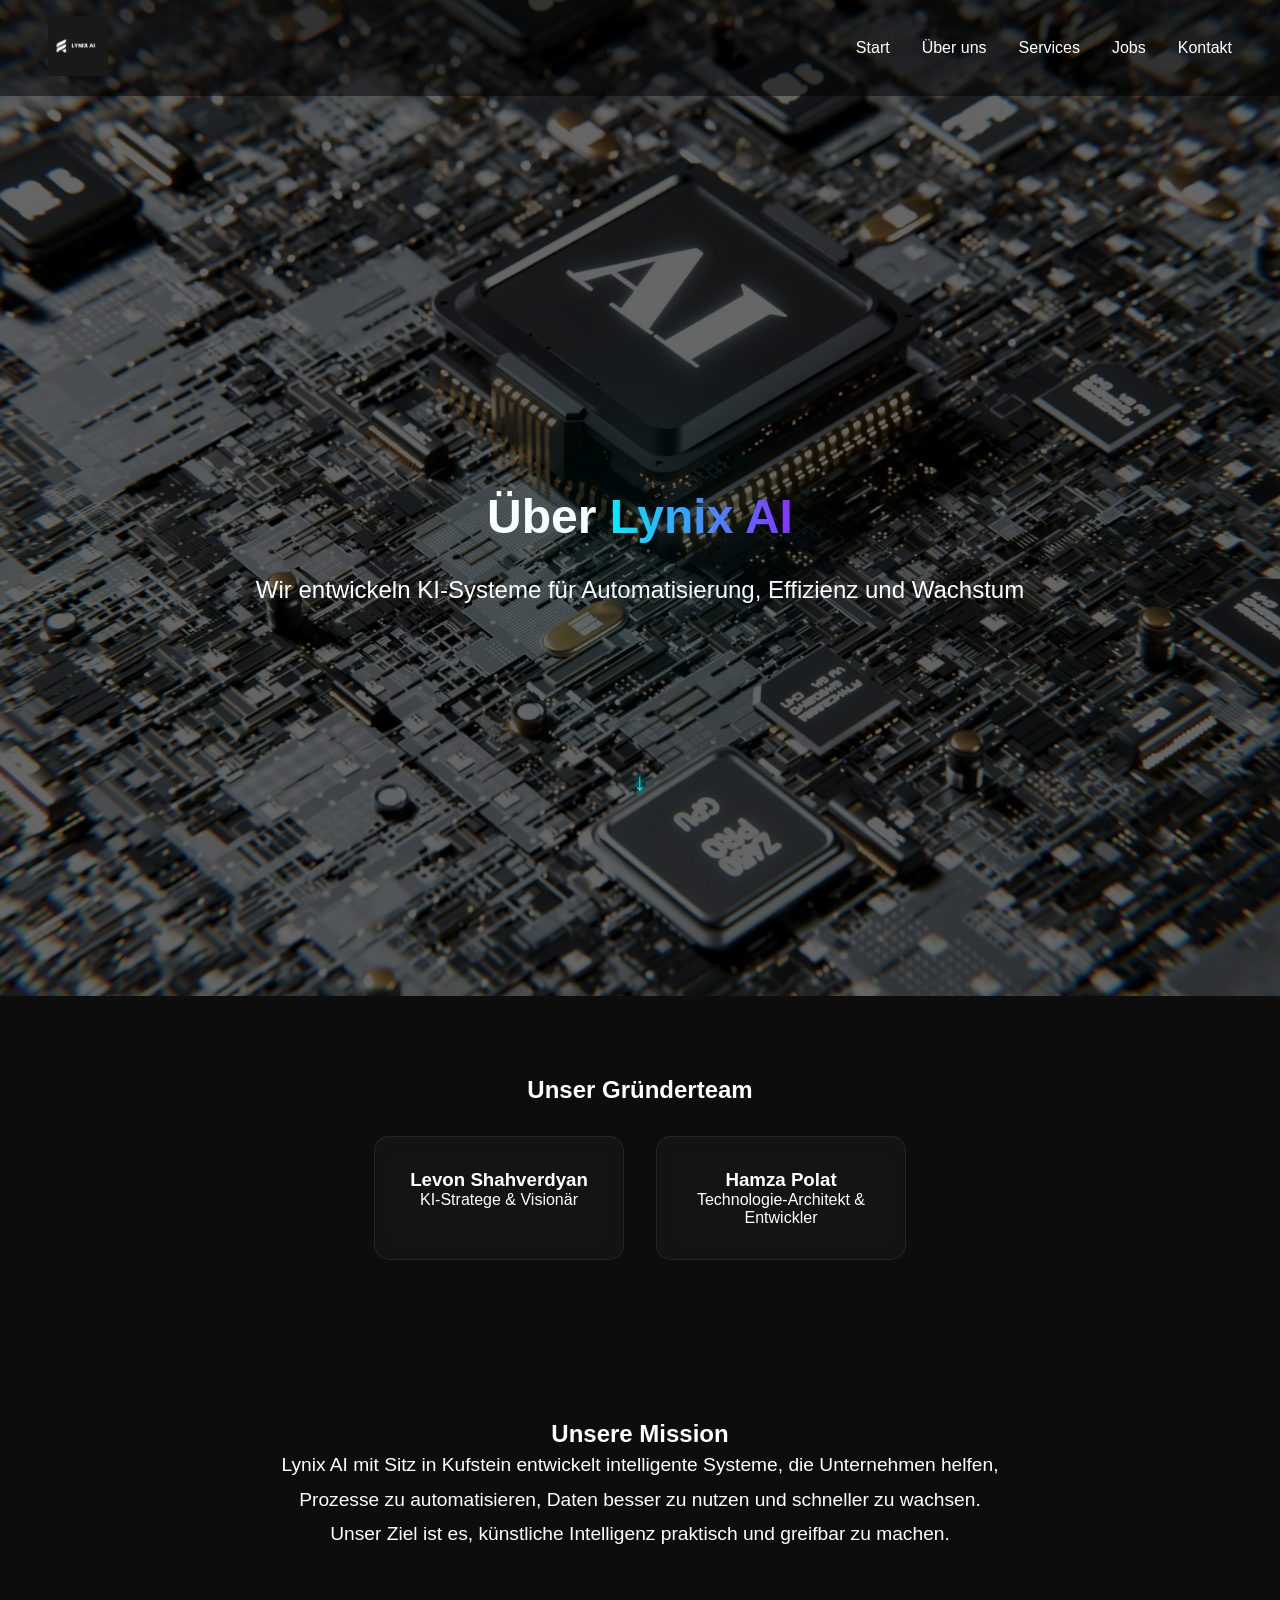
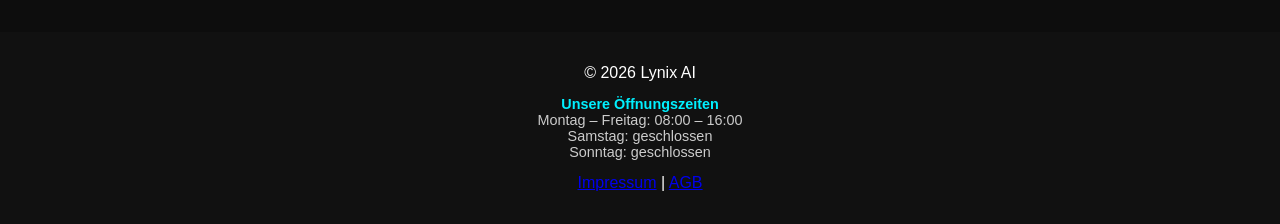
<file: about.html>
<!DOCTYPE html>
<html lang="de">
<head>
<meta charset="UTF-8">
<meta name="viewport" content="width=device-width, initial-scale=1.0">

<title>Über Lynix AI</title>

<link rel="stylesheet" href="style.css">
<link rel="icon" type="image/png" href="images/logo.png">

<!-- AOS Animation -->
<link href="https://unpkg.com/aos@2.3.4/dist/aos.css" rel="stylesheet">
</head>

<body class="page about-page">

<!-- HEADER -->
<header>

<nav>
  <div class="logo">
    <a href="index.html">
      <img src="images/logo.png" alt="Lynix AI Logo">
    </a>
  </div>

  <div class="hamburger" id="hamburger">
    <span></span><span></span><span></span>
  </div>

  <ul>
    <li><a href="index.html">Start</a></li>
    <li><a href="about.html" class="active">Über uns</a></li>
    <li><a href="services.html">Services</a></li>
    <li><a href="jobs.html">Jobs</a></li>
    <li><a href="contact.html">Kontakt</a></li>
  </ul>
</nav>

<!-- HERO -->
<div class="hero">

  <h1 data-aos="fade-up">
    Über <span class="gradient-text">Lynix AI</span>
  </h1>

  <p data-aos="fade-up" data-aos-delay="200">
    Wir entwickeln KI-Systeme für Automatisierung, Effizienz und Wachstum
  </p>

</div>

<div class="scroll-down" onclick="scrollToContent()">↓</div>

</header>

<!-- TEAM -->
<section class="team">

  <h2 data-aos="fade-up">Unser Gründerteam</h2>

  <div class="team-members">

    <div class="member card" data-aos="fade-up">
      <h3>Levon Shahverdyan</h3>
      <p>KI-Stratege & Visionär</p>
    </div>

    <div class="member card" data-aos="fade-up" data-aos-delay="200">
      <h3>Hamza Polat</h3>
      <p>Technologie-Architekt & Entwickler</p>
    </div>

  </div>

</section>

<!-- MISSION -->
<section class="mission">

  <h2 data-aos="fade-up">Unsere Mission</h2>

  <p data-aos="fade-up" data-aos-delay="200">
    Lynix AI mit Sitz in Kufstein entwickelt intelligente Systeme, die Unternehmen helfen,
    Prozesse zu automatisieren, Daten besser zu nutzen und schneller zu wachsen.
    Unser Ziel ist es, künstliche Intelligenz praktisch und greifbar zu machen.
  </p>

</section>

<!-- FOOTER -->
<footer>
  <p>&copy; 2026 Lynix AI</p>

  <div class="opening-hours">
    <p><strong>Unsere Öffnungszeiten</strong></p>
    <p>Montag – Freitag: 08:00 – 16:00</p>
    <p>Samstag: geschlossen</p>
    <p>Sonntag: geschlossen</p>
  </div>

  <p>
    <a href="impressum.html">Impressum</a> |
    <a href="agb.html">AGB</a>
  </p>
</footer>

<!-- SCRIPTS -->
<script src="script.js"></script>

<script src="https://unpkg.com/aos@2.3.4/dist/aos.js"></script>
<script>
AOS.init({
  duration: 1000,
  once: true,
  easing: "ease-out-cubic"
});
</script>

<script src="//code.tidio.co/tw6kow2mch1fa9wt641dgrq0m3jitlnj.js" async></script>

</body>
</html>
</file>
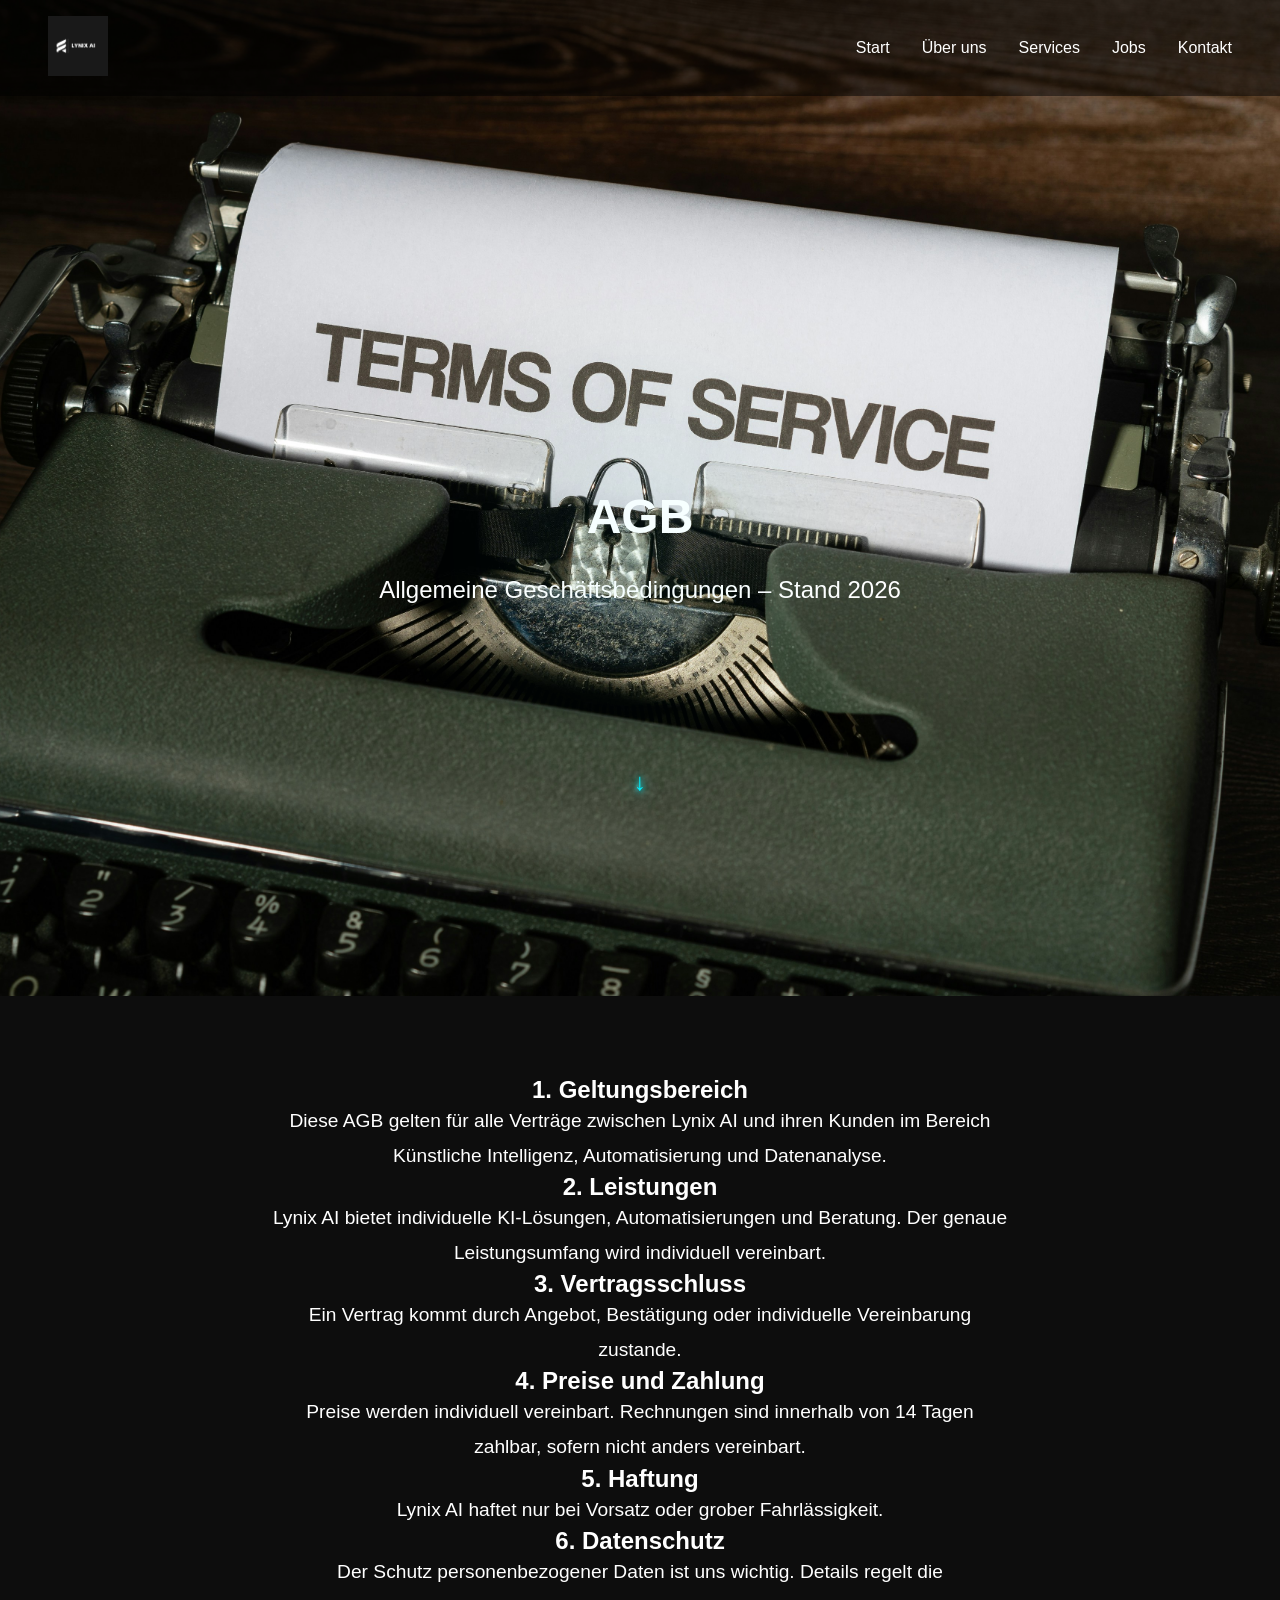
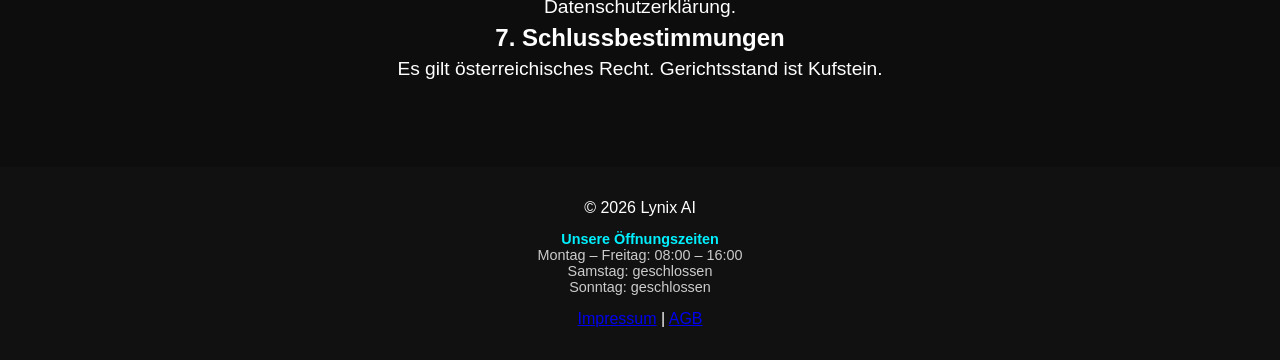
<file: agb.html>
<!DOCTYPE html>
<html lang="de">
<head>
<meta charset="UTF-8">
<meta name="viewport" content="width=device-width, initial-scale=1.0">

<title>AGB – Lynix AI</title>

<link rel="stylesheet" href="style.css">
<link rel="icon" type="image/png" href="images/logo.png">

<!-- AOS -->
<link href="https://unpkg.com/aos@2.3.4/dist/aos.css" rel="stylesheet">
</head>

<body class="agb-page">

<!-- HEADER -->
<header>

<nav>
  <a href="index.html" class="logo">
    <img src="images/logo.png" alt="Lynix AI Logo">
  </a>

  <div class="hamburger" id="hamburger">
    <span></span><span></span><span></span>
  </div>

  <ul>
    <li><a href="index.html">Start</a></li>
    <li><a href="about.html">Über uns</a></li>
    <li><a href="services.html">Services</a></li>
    <li><a href="jobs.html">Jobs</a></li>
    <li><a href="contact.html">Kontakt</a></li>
  </ul>
</nav>

<!-- HERO -->
<div class="hero">

  <h1 data-aos="fade-up">AGB</h1>

  <p data-aos="fade-up" data-aos-delay="200">
    Allgemeine Geschäftsbedingungen – Stand 2026
  </p>

</div>

<div class="scroll-down" onclick="scrollToContent()">↓</div>

</header>

<!-- CONTENT -->
<section class="mission">

  <div data-aos="fade-up">
    <h2>1. Geltungsbereich</h2>
    <p>
      Diese AGB gelten für alle Verträge zwischen Lynix AI und ihren Kunden
      im Bereich Künstliche Intelligenz, Automatisierung und Datenanalyse.
    </p>
  </div>

  <div data-aos="fade-up" data-aos-delay="150">
    <h2>2. Leistungen</h2>
    <p>
      Lynix AI bietet individuelle KI-Lösungen, Automatisierungen und Beratung.
      Der genaue Leistungsumfang wird individuell vereinbart.
    </p>
  </div>

  <div data-aos="fade-up" data-aos-delay="300">
    <h2>3. Vertragsschluss</h2>
    <p>
      Ein Vertrag kommt durch Angebot, Bestätigung oder individuelle Vereinbarung zustande.
    </p>
  </div>

  <div data-aos="fade-up" data-aos-delay="450">
    <h2>4. Preise und Zahlung</h2>
    <p>
      Preise werden individuell vereinbart. Rechnungen sind innerhalb von 14 Tagen zahlbar,
      sofern nicht anders vereinbart.
    </p>
  </div>

  <div data-aos="fade-up" data-aos-delay="600">
    <h2>5. Haftung</h2>
    <p>
      Lynix AI haftet nur bei Vorsatz oder grober Fahrlässigkeit.
    </p>
  </div>

  <div data-aos="fade-up" data-aos-delay="750">
    <h2>6. Datenschutz</h2>
    <p>
      Der Schutz personenbezogener Daten ist uns wichtig. Details regelt die Datenschutzerklärung.
    </p>
  </div>

  <div data-aos="fade-up" data-aos-delay="900">
    <h2>7. Schlussbestimmungen</h2>
    <p>
      Es gilt österreichisches Recht. Gerichtsstand ist Kufstein.
    </p>
  </div>

</section>

<!-- FOOTER -->
<footer>
  <p>&copy; 2026 Lynix AI</p>

  <div class="opening-hours">
    <p><strong>Unsere Öffnungszeiten</strong></p>
    <p>Montag – Freitag: 08:00 – 16:00</p>
    <p>Samstag: geschlossen</p>
    <p>Sonntag: geschlossen</p>
  </div>

  <p>
    <a href="impressum.html">Impressum</a> |
    <a href="agb.html">AGB</a>
  </p>
</footer>

<!-- SCRIPTS -->
<script src="script.js"></script>

<script src="https://unpkg.com/aos@2.3.4/dist/aos.js"></script>
<script>
AOS.init({
  duration: 1000,
  once: true,
  easing: "ease-out-cubic"
});
</script>

<script src="//code.tidio.co/tw6kow2mch1fa9wt641dgrq0m3jitlnj.js" async></script>

</body>
</html>
</file>
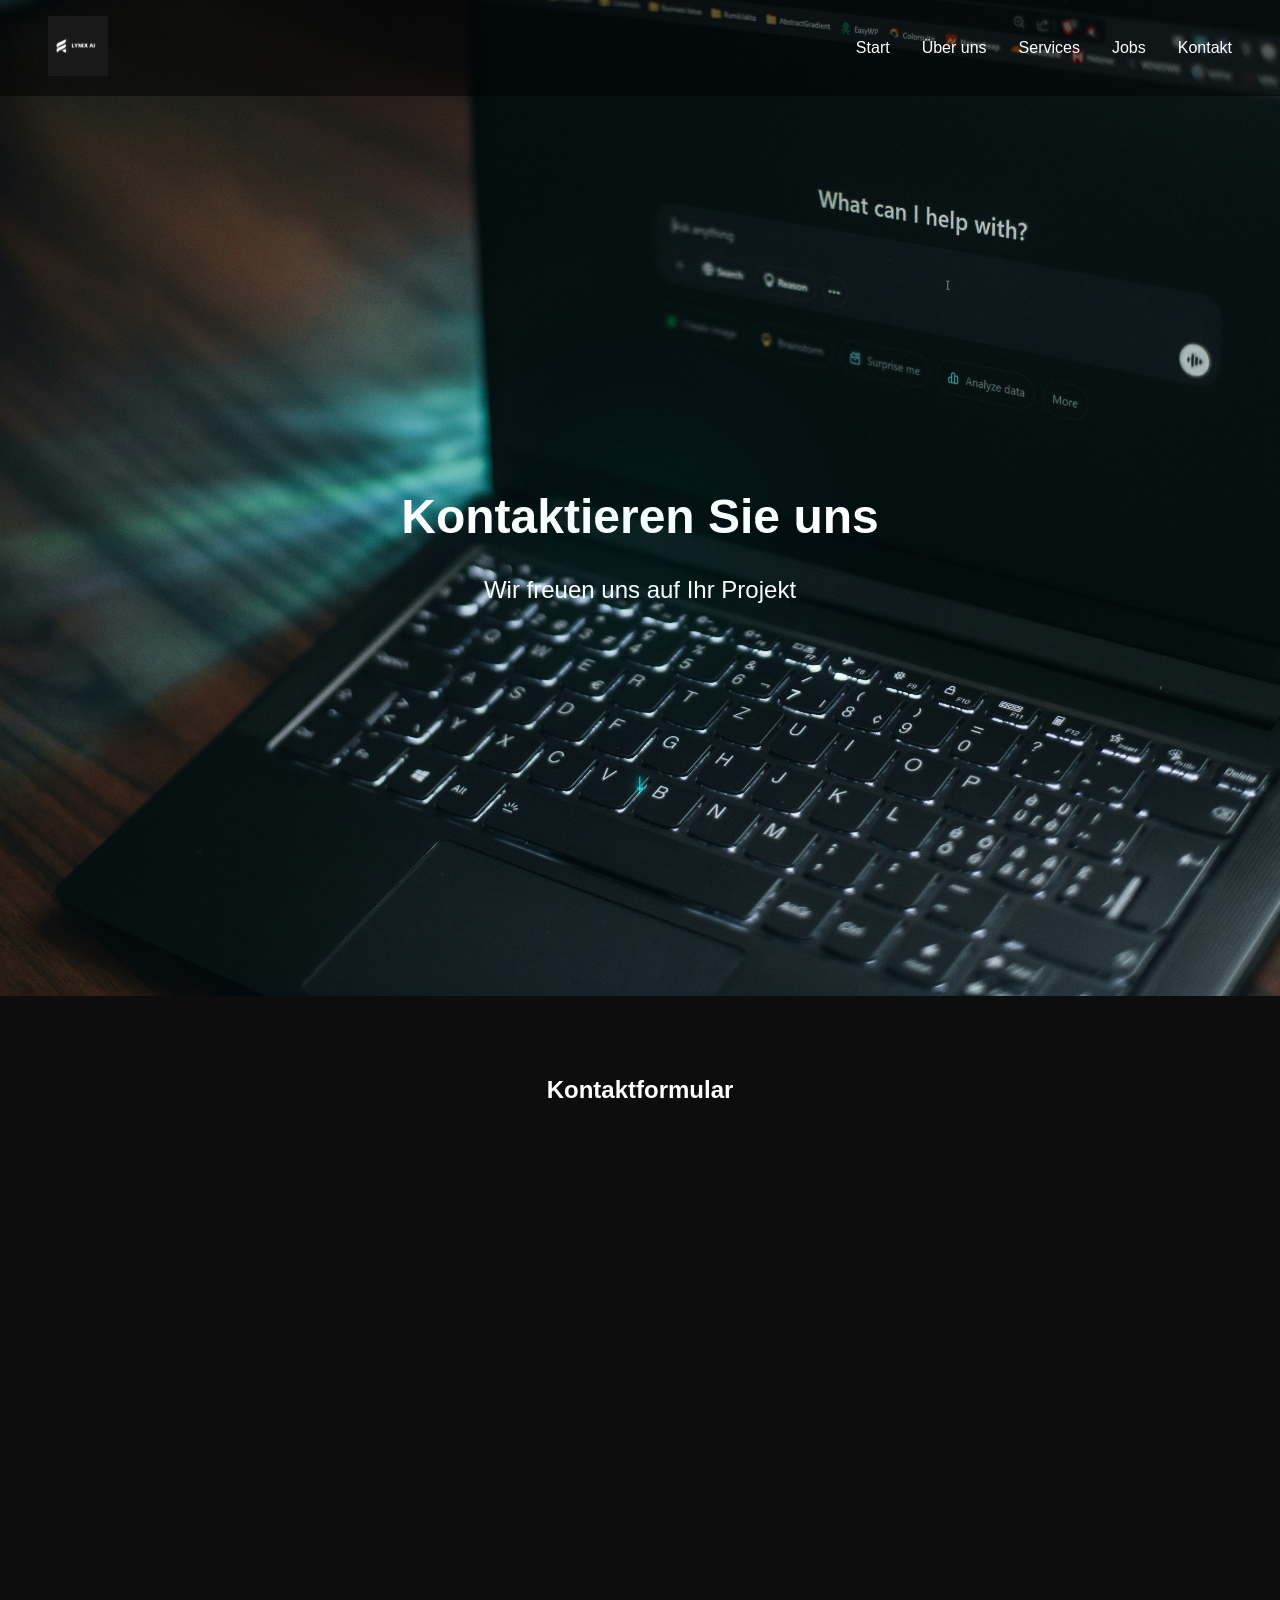
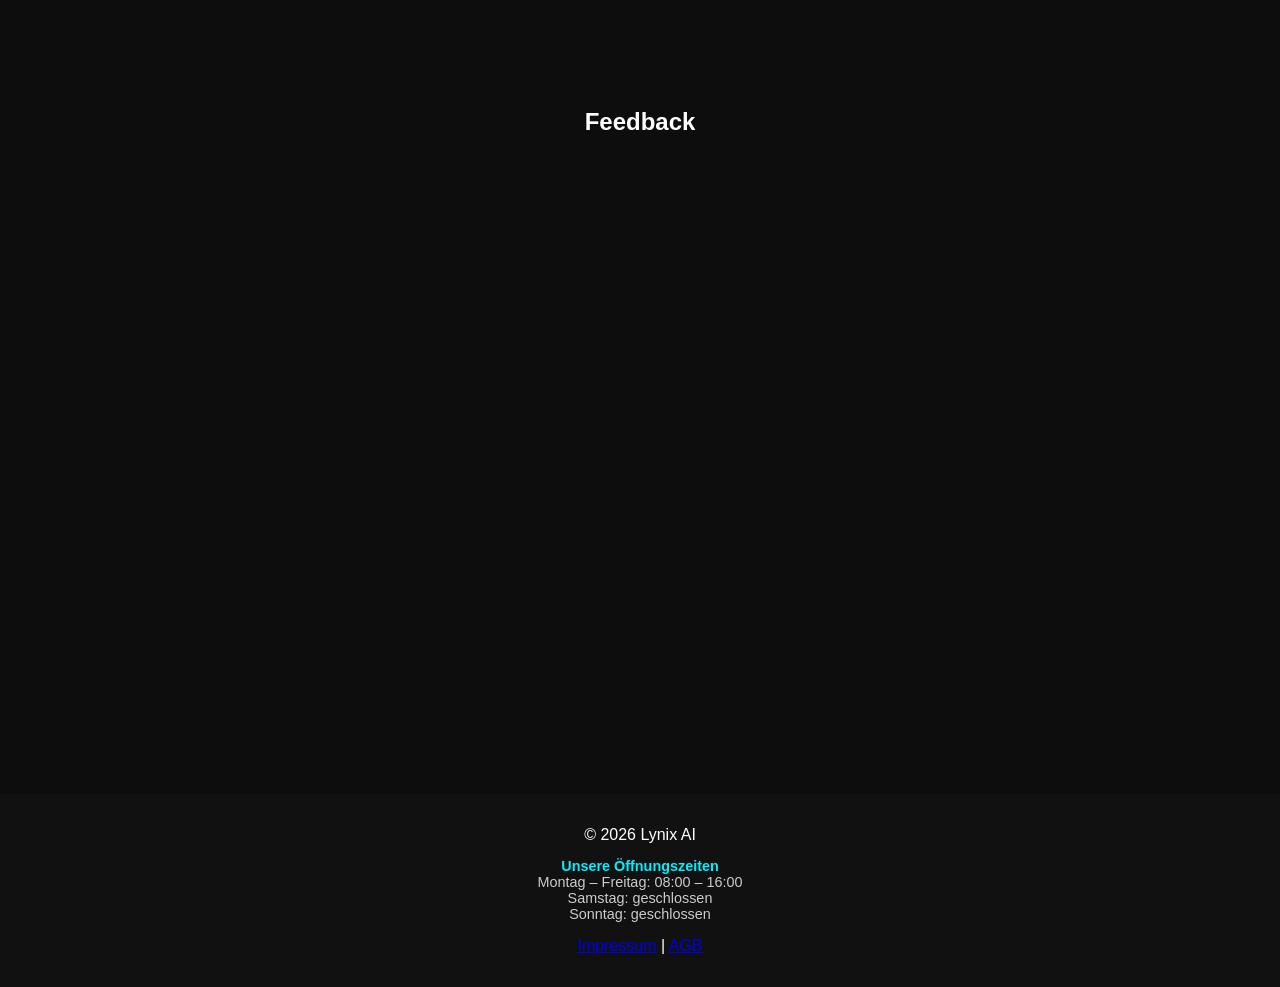
<file: contact.html>
<!DOCTYPE html>
<html lang="de">
<head>
<meta charset="UTF-8">
<meta name="viewport" content="width=device-width, initial-scale=1.0">
<title>Kontakt - Lynix AI</title>
<link rel="stylesheet" href="style.css">
<link rel="icon" type="image/png" href="images/logo.png">
</head>

<body class="page contact-page">

<header>
  <nav>
    <a href="index.html" class="logo">
      <img src="images/logo.png" alt="Lynix AI Logo">
    </a>

    <div class="hamburger" id="hamburger">
      <span></span>
      <span></span>
      <span></span>
    </div>

    <ul>
      <li><a href="index.html">Start</a></li>
      <li><a href="about.html">Über uns</a></li>
      <li><a href="services.html">Services</a></li>
      <li><a href="jobs.html">Jobs</a></li>
      <li><a href="contact.html" class="active">Kontakt</a></li>
    </ul>
  </nav>

  <div class="hero">
    <h1 class="animated-text">Kontaktieren Sie uns</h1>
    <p class="animated-text delay1">Wir freuen uns auf Ihr Projekt</p>
  </div>

  <div class="scroll-down" id="scrollBtn">
    ↓
  </div>
</header>

<!-- KONTAKTFORMULAR -->
<section class="contact-form">
  <div class="animated-card">

    <h2>Kontaktformular</h2>
    <iframe 
      src="https://tally.so/embed/vGLOO8?alignLeft=1&hideTitle=1&transparentBackground=1&dynamicHeight=1"
      width="100%" 
      height="600" 
      frameborder="0"
      title="Kontaktformular">
    </iframe>

    <h2>Feedback</h2>
   <iframe 
  src="https://tally.so/embed/Me87XY?alignLeft=1&hideTitle=1&transparentBackground=1&dynamicHeight=1" 
      loading="lazy" 
      width="100%" 
      height="574" 
      frameborder="0" 
      marginheight="0" 
      marginwidth="0" 
      title="Feedback">
    </iframe>

  </div>
</section>

<footer>
  <p>&copy; 2026 Lynix AI</p>

  <div class="opening-hours">
    <p><strong>Unsere Öffnungszeiten</strong></p>
    <p>Montag – Freitag: 08:00 – 16:00</p>
    <p>Samstag: geschlossen</p>
    <p>Sonntag: geschlossen</p>
  </div>

  <p>
    <a href="impressum.html">Impressum</a> |
    <a href="agb.html">AGB</a>
  </p>
</footer>

<script src="script.js"></script>

<script src="//code.tidio.co/tw6kow2mch1fa9wt641dgrq0m3jitlnj.js" async></script>

</body>
</html>
</file>
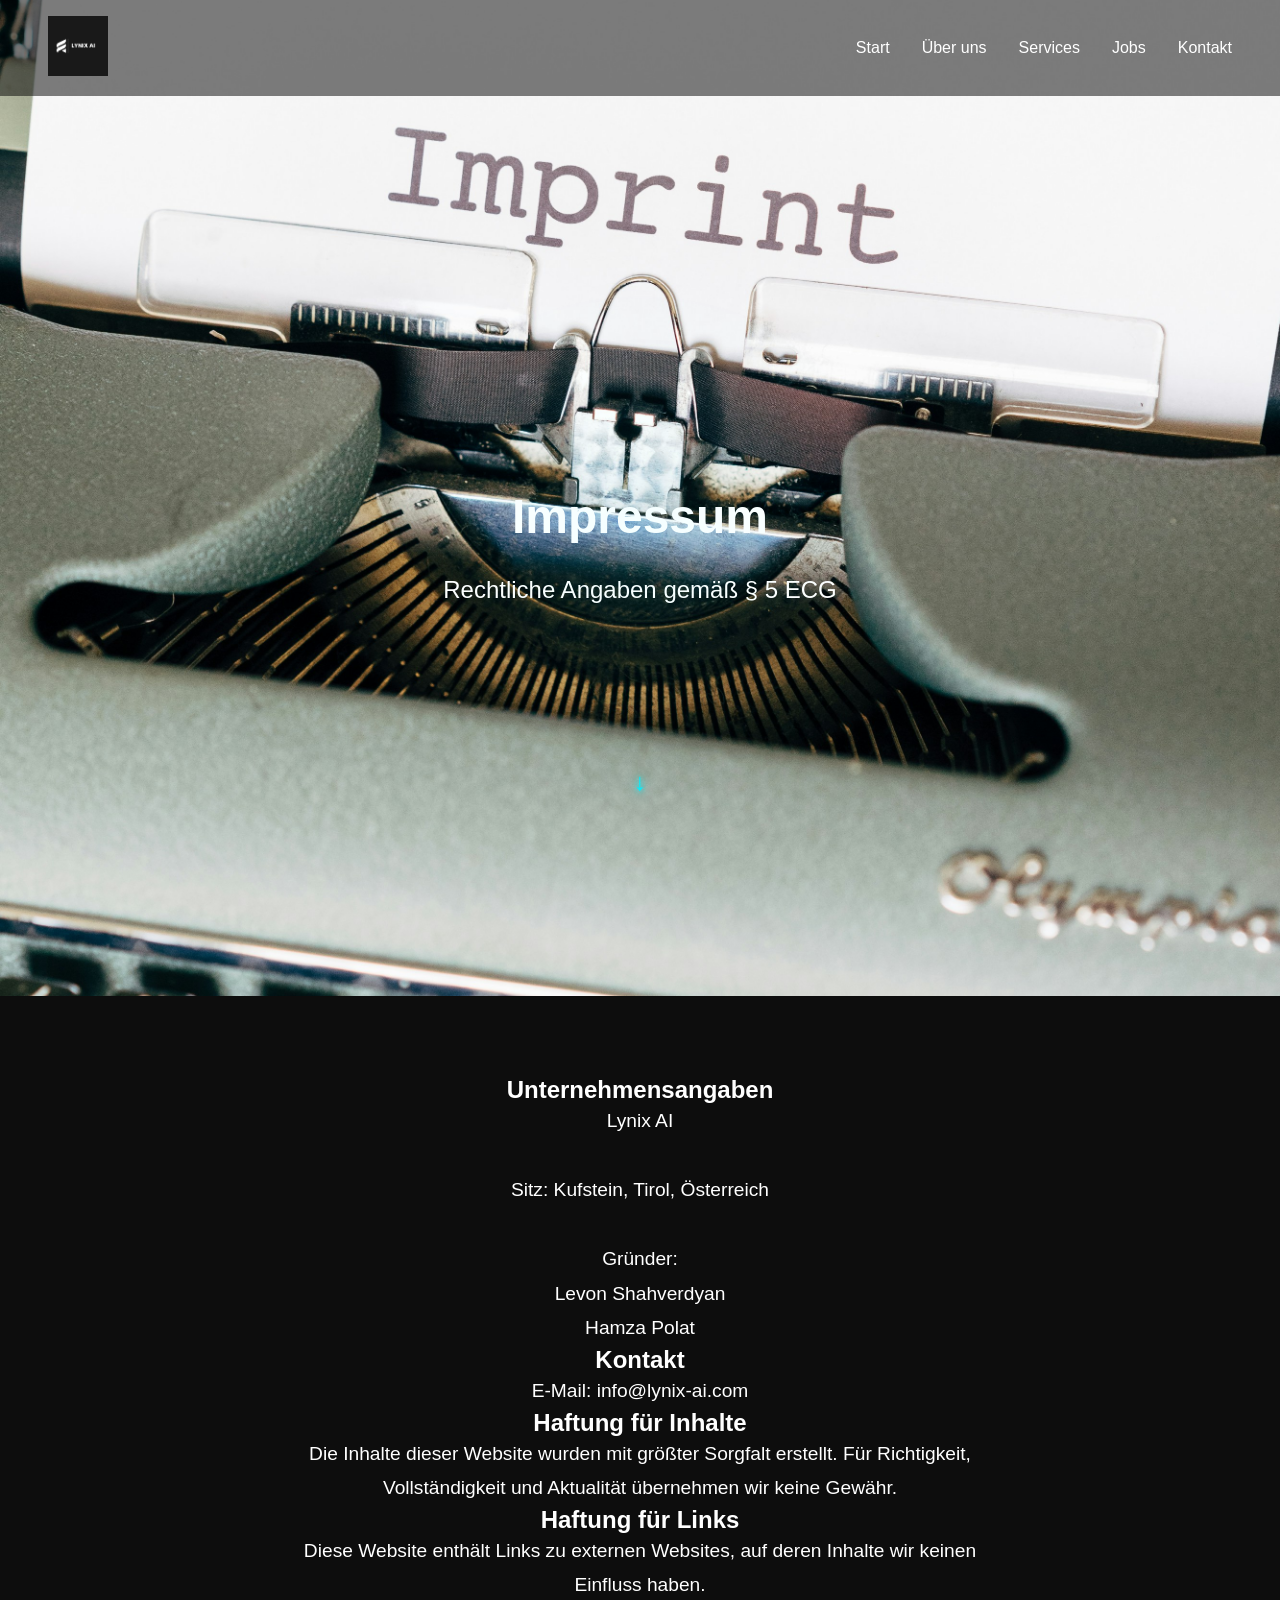
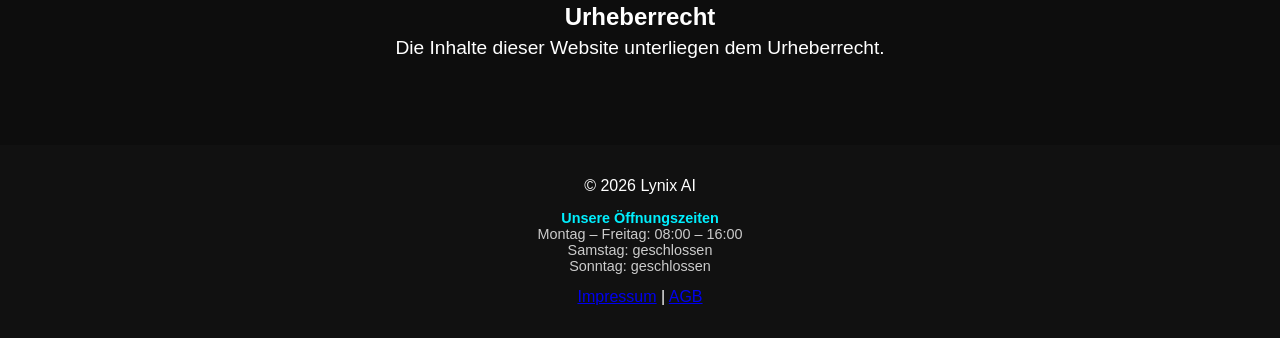
<file: impressum.html>
<!DOCTYPE html>
<html lang="de">
<head>
<meta charset="UTF-8">
<meta name="viewport" content="width=device-width, initial-scale=1.0">

<title>Impressum – Lynix AI</title>

<link rel="stylesheet" href="style.css">
<link rel="icon" type="image/png" href="images/logo.png">

<!-- AOS -->
<link href="https://unpkg.com/aos@2.3.4/dist/aos.css" rel="stylesheet">
</head>

<body class="impressum-page">

<!-- HEADER -->
<header>

<nav>
  <a href="index.html" class="logo">
    <img src="images/logo.png" alt="Lynix AI Logo">
  </a>

  <div class="hamburger" id="hamburger">
    <span></span><span></span><span></span>
  </div>

  <ul>
    <li><a href="index.html">Start</a></li>
    <li><a href="about.html">Über uns</a></li>
    <li><a href="services.html">Services</a></li>
    <li><a href="jobs.html">Jobs</a></li>
    <li><a href="contact.html">Kontakt</a></li>
  </ul>
</nav>

<!-- HERO -->
<div class="hero">

  <h1 data-aos="fade-up">Impressum</h1>

  <p data-aos="fade-up" data-aos-delay="200">
    Rechtliche Angaben gemäß § 5 ECG
  </p>

</div>

<div class="scroll-down" onclick="scrollToContent()">↓</div>

</header>

<!-- CONTENT -->
<section class="mission">

  <div data-aos="fade-up">
    <h2>Unternehmensangaben</h2>
    <p>
      Lynix AI<br><br>
      Sitz: Kufstein, Tirol, Österreich<br><br>
      Gründer:<br>
      Levon Shahverdyan<br>
      Hamza Polat
    </p>
  </div>

  <div data-aos="fade-up" data-aos-delay="150">
    <h2>Kontakt</h2>
    <p>
      E-Mail: info@lynix-ai.com
    </p>
  </div>

  <div data-aos="fade-up" data-aos-delay="300">
    <h2>Haftung für Inhalte</h2>
    <p>
      Die Inhalte dieser Website wurden mit größter Sorgfalt erstellt. Für Richtigkeit,
      Vollständigkeit und Aktualität übernehmen wir keine Gewähr.
    </p>
  </div>

  <div data-aos="fade-up" data-aos-delay="450">
    <h2>Haftung für Links</h2>
    <p>
      Diese Website enthält Links zu externen Websites, auf deren Inhalte wir keinen Einfluss haben.
    </p>
  </div>

  <div data-aos="fade-up" data-aos-delay="600">
    <h2>Urheberrecht</h2>
    <p>
      Die Inhalte dieser Website unterliegen dem Urheberrecht.
    </p>
  </div>

</section>

<!-- FOOTER -->
<footer>
  <p>&copy; 2026 Lynix AI</p>

  <div class="opening-hours">
    <p><strong>Unsere Öffnungszeiten</strong></p>
    <p>Montag – Freitag: 08:00 – 16:00</p>
    <p>Samstag: geschlossen</p>
    <p>Sonntag: geschlossen</p>
  </div>

  <p>
    <a href="impressum.html">Impressum</a> |
    <a href="agb.html">AGB</a>
  </p>
</footer>

<!-- SCRIPTS -->
<script src="script.js"></script>

<script src="https://unpkg.com/aos@2.3.4/dist/aos.js"></script>
<script>
AOS.init({
  duration: 1000,
  once: true,
  easing: "ease-out-cubic"
});
</script>

<script src="//code.tidio.co/tw6kow2mch1fa9wt641dgrq0m3jitlnj.js" async></script>

</body>
</html>
</file>
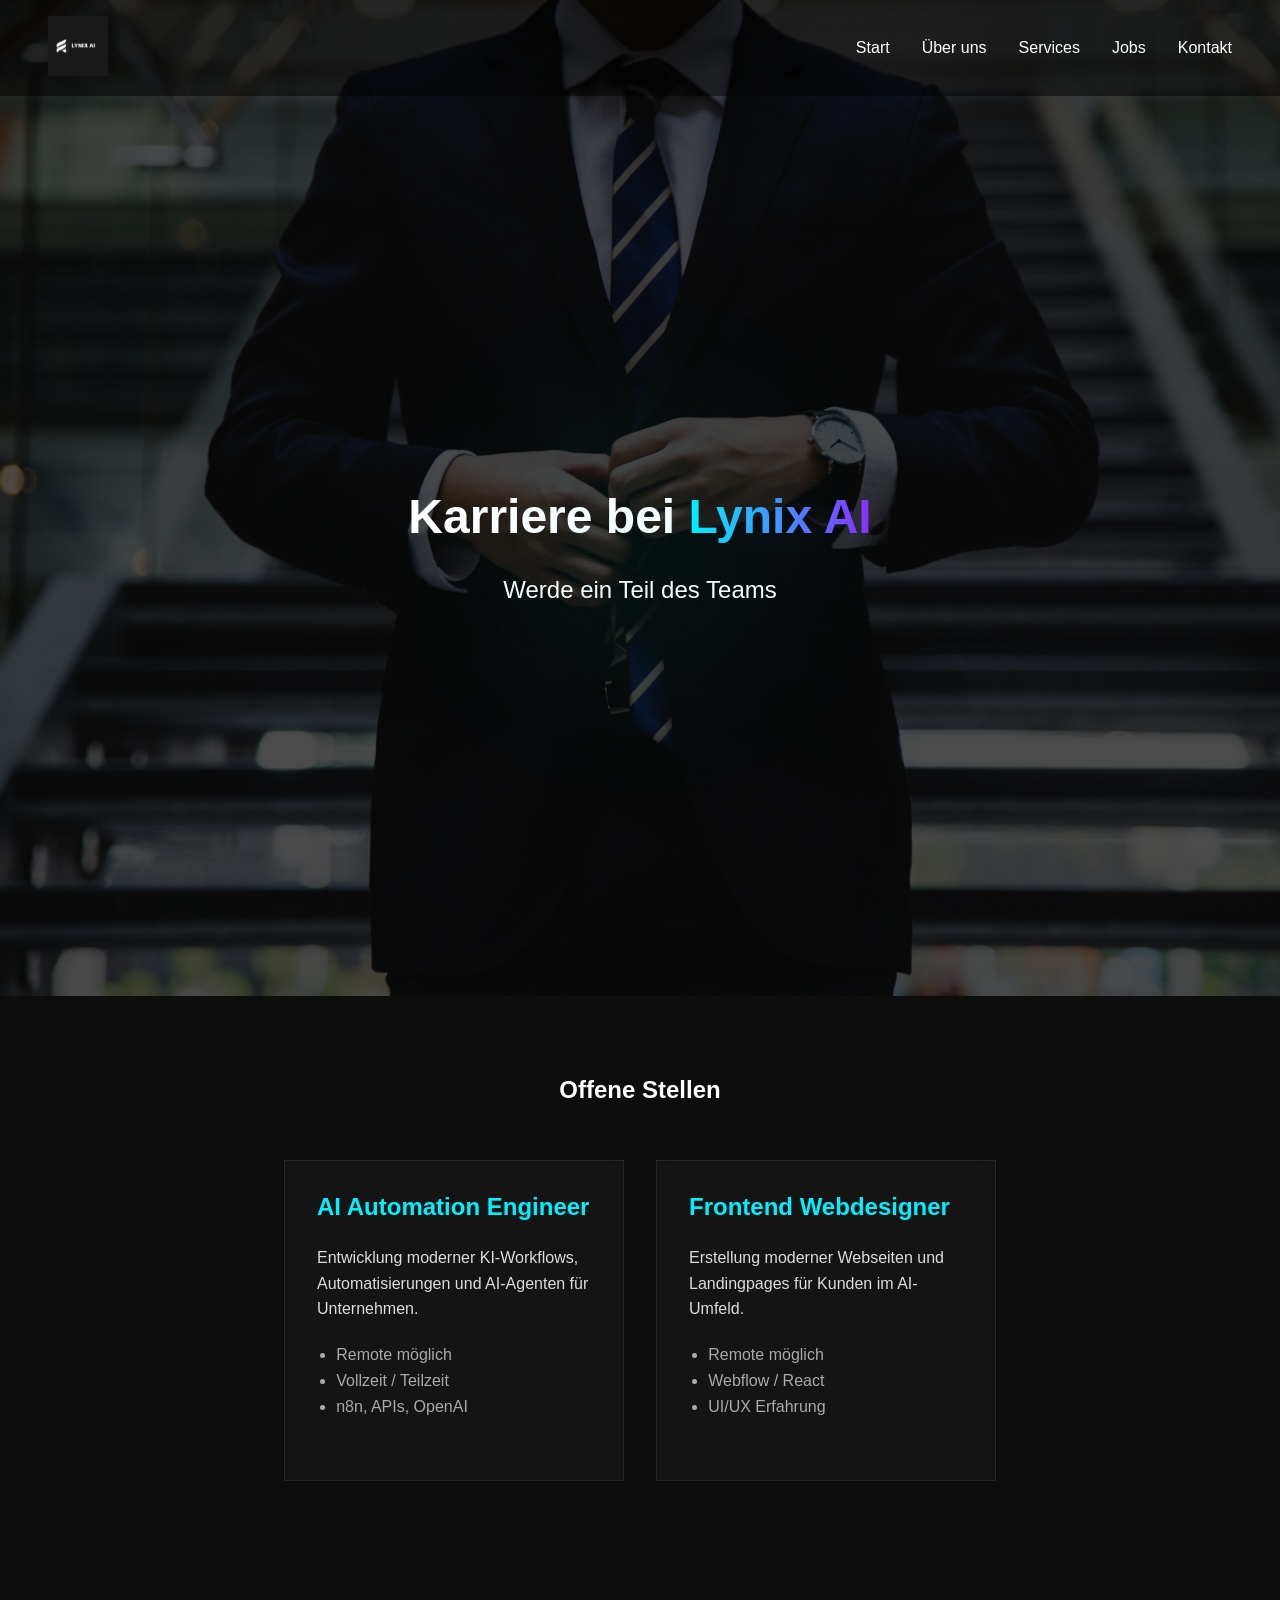
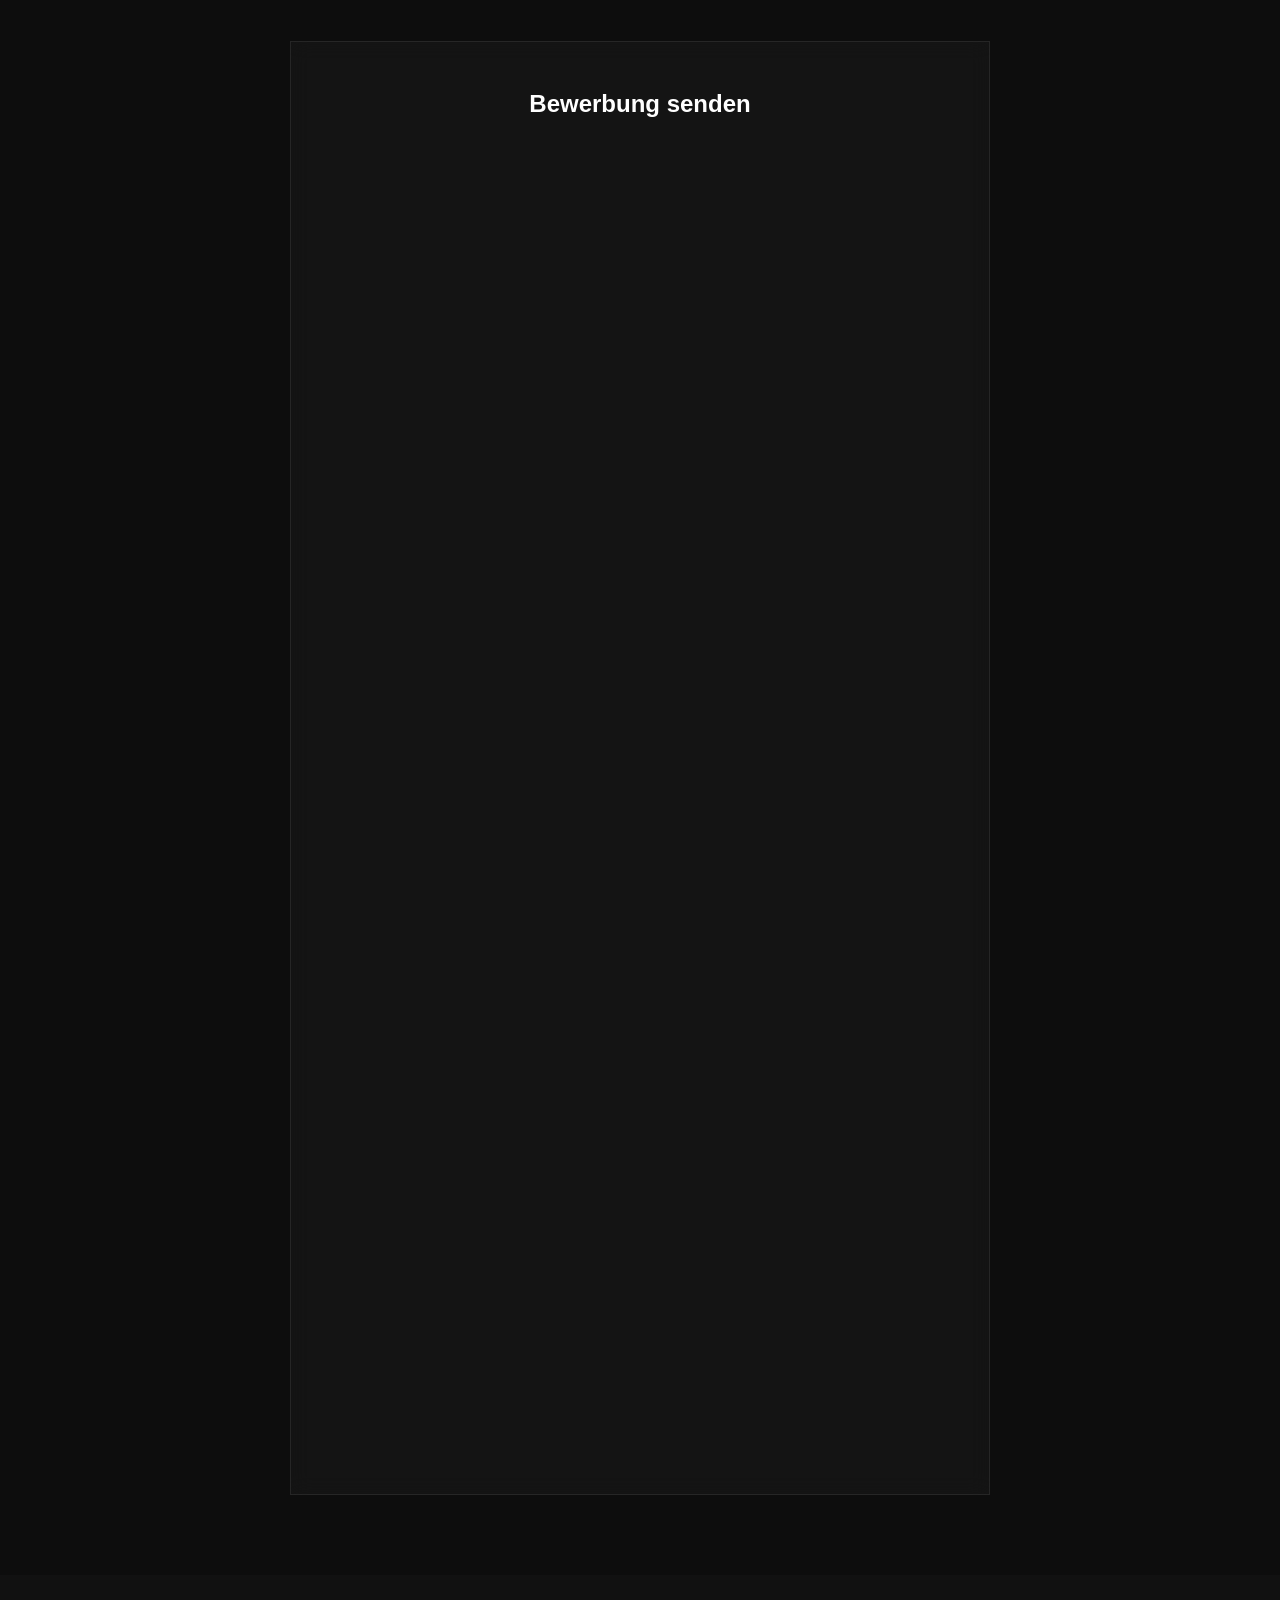
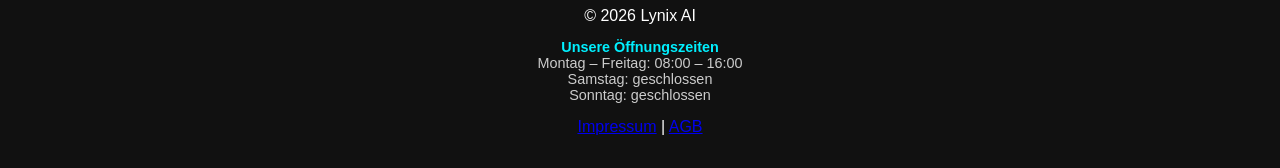
<file: jobs.html>
<!DOCTYPE html>
<html lang="de">
<head>
<meta charset="UTF-8">
<meta name="viewport" content="width=device-width, initial-scale=1.0">

<title>Jobs – Lynix AI</title>

<link rel="stylesheet" href="style.css">
<link rel="icon" type="image/png" href="images/logo.png">

<link href="https://unpkg.com/aos@2.3.4/dist/aos.css" rel="stylesheet">
</head>

<body class="jobs-page">

<!-- PROGRESS -->
<div id="progress"></div>

<!-- HEADER -->
<header>

<nav>
  <a href="index.html" class="logo">
    <img src="images/logo.png" alt="Lynix AI Logo">
  </a>

  <div class="hamburger" id="hamburger">
    <span></span><span></span><span></span>
  </div>

  <ul>
    <li><a href="index.html">Start</a></li>
    <li><a href="about.html">Über uns</a></li>
    <li><a href="services.html">Services</a></li>
    <li><a href="jobs.html">Jobs</a></li>
    <li><a href="contact.html">Kontakt</a></li>
  </ul>
</nav>

<div class="hero">
  <h1 data-aos="fade-up">
    Karriere bei <span class="gradient-text">Lynix AI</span>
  </h1>

  <p data-aos="fade-up" data-aos-delay="200">
    Werde ein Teil des Teams
  </p>
</div>

</header>

<!-- JOBS -->
<section class="jobs-section">

  <h2 style="margin-bottom: 1em; width: 100%; text-align: center;">
  Offene Stellen
</h2>

  <div class="job-card card" data-aos="fade-up">
    <h2>AI Automation Engineer</h2>
    <p>
      Entwicklung moderner KI-Workflows, Automatisierungen und AI-Agenten für Unternehmen.
    </p>

    <ul>
      <li>Remote möglich</li>
      <li>Vollzeit / Teilzeit</li>
      <li>n8n, APIs, OpenAI</li>
    </ul>
  </div>

  <div class="job-card card" data-aos="fade-up" data-aos-delay="200">
    <h2>Frontend Webdesigner</h2>
    <p>
      Erstellung moderner Webseiten und Landingpages für Kunden im AI-Umfeld.
    </p>

    <ul>
      <li>Remote möglich</li>
      <li>Webflow / React</li>
      <li>UI/UX Erfahrung</li>
    </ul>
  </div>

</section>

<!-- APPLICATION -->
<section class="application-section">

  <div class="application-form card">

    <h2>Bewerbung senden</h2>

    <iframe
      data-tally-src="https://tally.so/embed/dWKYNy?alignLeft=1&hideTitle=1&transparentBackground=1&dynamicHeight=1"
      loading="lazy"
      width="100%"
      height="1288"
      frameborder="0"
      marginheight="0"
      marginwidth="0"
      title="jetzt bewerben">
    </iframe>

  </div>

</section>

<!-- FOOTER -->
<footer>
  <p>&copy; 2026 Lynix AI</p>

  <div class="opening-hours">
    <p><strong>Unsere Öffnungszeiten</strong></p>
    <p>Montag – Freitag: 08:00 – 16:00</p>
    <p>Samstag: geschlossen</p>
    <p>Sonntag: geschlossen</p>
  </div>

  <p>
    <a href="impressum.html">Impressum</a> |
    <a href="agb.html">AGB</a>
  </p>
</footer>

<!-- SCRIPTS -->
<script src="script.js"></script>

<script>
var d = document,
w = "https://tally.so/widgets/embed.js",

v = function() {
  if (typeof Tally !== "undefined") {
    Tally.loadEmbeds();
  } else {
    d.querySelectorAll("iframe[data-tally-src]:not([src])")
    .forEach(function(e) {
      e.src = e.dataset.tallySrc;
    });
  }
};

if (typeof Tally !== "undefined") {
  v();
} else if (d.querySelector('script[src="' + w + '"]') == null) {

  var s = d.createElement("script");
  s.src = w;
  s.onload = v;
  s.onerror = v;

  d.body.appendChild(s);
}
</script>

<script src="https://unpkg.com/aos@2.3.4/dist/aos.js"></script>

<script>
AOS.init({
  duration: 1000,
  once: true
});
</script>

<script src="//code.tidio.co/tw6kow2mch1fa9wt641dgrq0m3jitlnj.js" async></script>
  
</body>
</html>
</file>
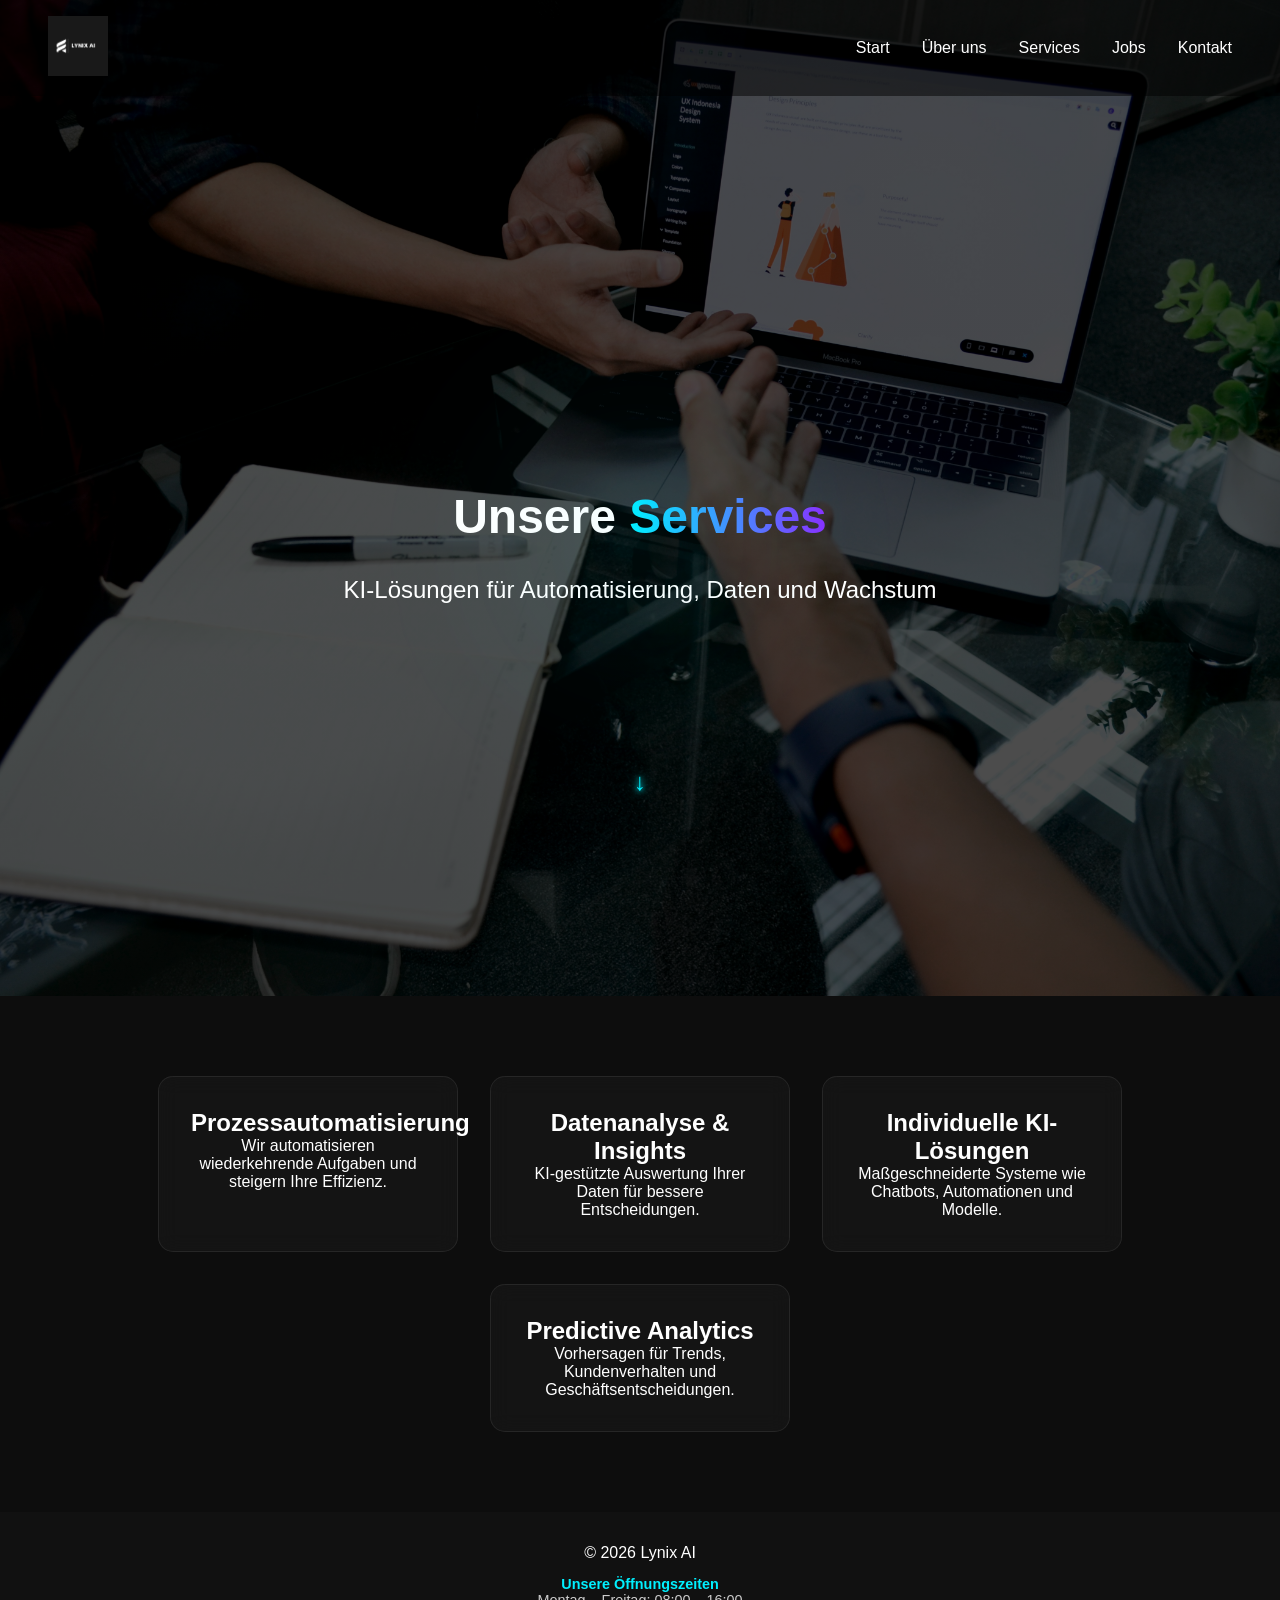
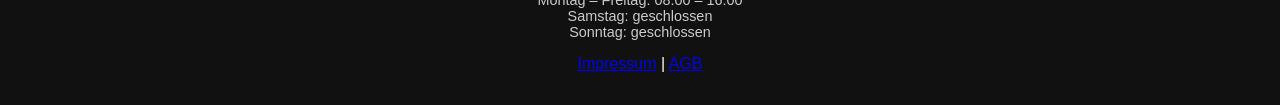
<file: services.html>
<!DOCTYPE html>
<html lang="de">
<head>
<meta charset="UTF-8">
<meta name="viewport" content="width=device-width, initial-scale=1.0">

<title>Services - Lynix AI</title>

<link rel="stylesheet" href="style.css">
<link rel="icon" type="image/png" href="images/logo.png">

<!-- AOS -->
<link href="https://unpkg.com/aos@2.3.4/dist/aos.css" rel="stylesheet">
</head>

<body class="page services-page">

<!-- HEADER -->
<header>

<nav>
  <a href="index.html" class="logo">
    <img src="images/logo.png" alt="Lynix AI Logo">
  </a>

  <div class="hamburger" id="hamburger">
    <span></span><span></span><span></span>
  </div>

  <ul>
    <li><a href="index.html">Start</a></li>
    <li><a href="about.html">Über uns</a></li>
    <li><a href="services.html" class="active">Services</a></li>
    <li><a href="jobs.html">Jobs</a></li>
    <li><a href="contact.html">Kontakt</a></li>
  </ul>
</nav>

<!-- HERO -->
<div class="hero">

  <h1 data-aos="fade-up">
    Unsere <span class="gradient-text">Services</span>
  </h1>

  <p data-aos="fade-up" data-aos-delay="200">
    KI-Lösungen für Automatisierung, Daten und Wachstum
  </p>

</div>

<div class="scroll-down" onclick="scrollToContent()">↓</div>

</header>

<!-- SERVICES -->
<section class="features">

  <div class="feature card" data-aos="fade-up">
    <h2>Prozessautomatisierung</h2>
    <p>Wir automatisieren wiederkehrende Aufgaben und steigern Ihre Effizienz.</p>
  </div>

  <div class="feature card" data-aos="fade-up" data-aos-delay="150">
    <h2>Datenanalyse & Insights</h2>
    <p>KI-gestützte Auswertung Ihrer Daten für bessere Entscheidungen.</p>
  </div>

  <div class="feature card" data-aos="fade-up" data-aos-delay="300">
    <h2>Individuelle KI-Lösungen</h2>
    <p>Maßgeschneiderte Systeme wie Chatbots, Automationen und Modelle.</p>
  </div>

  <div class="feature card" data-aos="fade-up" data-aos-delay="450">
    <h2>Predictive Analytics</h2>
    <p>Vorhersagen für Trends, Kundenverhalten und Geschäftsentscheidungen.</p>
  </div>

</section>

<!-- FOOTER -->
<footer>
  <p>&copy; 2026 Lynix AI</p>

  <div class="opening-hours">
    <p><strong>Unsere Öffnungszeiten</strong></p>
    <p>Montag – Freitag: 08:00 – 16:00</p>
    <p>Samstag: geschlossen</p>
    <p>Sonntag: geschlossen</p>
  </div>

  <p>
    <a href="impressum.html">Impressum</a> |
    <a href="agb.html">AGB</a>
  </p>
</footer>

<!-- SCRIPTS -->
<script src="script.js"></script>

<script src="https://unpkg.com/aos@2.3.4/dist/aos.js"></script>
<script>
AOS.init({
  duration: 1000,
  once: true,
  easing: "ease-out-cubic"
});
</script>

<script src="//code.tidio.co/tw6kow2mch1fa9wt641dgrq0m3jitlnj.js" async></script>

</body>
</html>
</file>
<file: style.css>
/* --- Reset --- */
* {
  margin: 0;
  padding: 0;
  box-sizing: border-box;
  font-family: 'Segoe UI', sans-serif;
}
body {
  background: #0d0d0d;
  color: #fff;
  overflow-x: hidden;
  text-align: center;
}

#cookie-banner {
  display: none; /* Banner standardmäßig verstecken */
  position: fixed;
  bottom: 0;
  width: 100%;
  background: #222;
  color: #fff;
  text-align: center;
  padding: 1em;
  z-index: 2000;
}

#cookie-banner button {
  background: #00f0ff;
  border: none;
  padding: 0.5em 1em;
  cursor: pointer;
  color: #000;
  font-weight: bold;
}

/* --- Header + Navigation --- */
header {
  min-height: 100vh;
  display: flex;
  flex-direction: column;
  justify-content: center;
  align-items: center;
  position: relative;
  overflow: hidden;
  z-index: 1;
  background: linear-gradient(135deg, #0d0d0d, #001f3f);
}
body.homepage header {
  background: url('images/hintergrund1.jpg') center center / cover no-repeat,
              linear-gradient(135deg, #0d0d0d, #001f3f);
}

nav {
  position: relative;
  top: 0;
  width: 100%;
  display: flex;
  justify-content: space-between;
  align-items: center;
  padding: 1em 3em;
  background: rgba(0,0,0,0.5);
  z-index: 1000;
}

/* Logo */
nav .logo img {
  height: 60px;
  width: auto;
  cursor: pointer;
  transition: transform 0.3s, filter 0.3s;
}
nav .logo img:hover {
  transform: scale(1.05);
  filter: drop-shadow(0 0 5px #00f0ff);
}

/* Navigation Links */
nav ul {
  display: flex;
  list-style: none;
  flex-direction: row;
  gap: 2em;
}
nav ul li a {
  color: #fff;
  text-decoration: none;
  transition: color 0.3s;
}
nav ul li a:hover {
  color: #00f0ff;
}

/* Hamburger */
.hamburger {
  display: none;
  flex-direction: column;
  gap: 5px;
  cursor: pointer;
  z-index: 1001;
}
.hamburger span {
  display: block;
  height: 3px;
  width: 25px;
  background: #00f0ff;
  border-radius: 2px;
}

/* --- Hero Section --- */
.hero {
  display: flex;
  flex-direction: column;
  justify-content: center;
  align-items: center;
  min-height: 100vh;
  gap: 2em;
  position: relative;
  overflow: hidden;
  z-index: 1;
}
.hero h1 {
  font-size: 3em;
  opacity: 0;
  transform: translateY(50px);
  animation: fadeUp 1s forwards, neonGlow 2s infinite alternate;
}
.hero p {
  font-size: 1.5em;
  opacity: 0;
  transform: translateY(50px);
  animation: fadeUp 1s forwards 0.5s;
}
.hero .btn {
  padding: 0.7em 2em;
  background: #00f0ff;
  color: #000;
  font-weight: bold;
  border-radius: 5px;
  opacity: 0;
  transform: translateY(50px);
  animation: fadeUp 1s forwards 1s;
  box-shadow: 0 0 5px #00f0ff, 0 0 10px #00f0ff, 0 0 20px #00f0ff;
  transition: transform 0.3s, box-shadow 0.3s;
}
.hero .btn:hover {
  transform: scale(1.05);
  box-shadow: 0 0 10px #00f0ff, 0 0 20px #00f0ff, 0 0 40px #00f0ff;
}

/* --- Sections --- */
.features, .team, .mission, .contact-form {
  text-align: center;
  padding: 5em 2em;
}
.features { display: flex; justify-content: center; gap: 2em; flex-wrap: wrap; }
.feature, .member, .contact-form form {
  background: rgba(0,0,0,0.6);
  padding: 2em;
  border-radius: 15px;
  opacity: 0;
  transform: translateY(50px);
  animation: fadeUp 1s forwards;
}
.feature { width: 300px; }
.feature.delay1 { animation-delay: 0.5s; }
.feature.delay2 { animation-delay: 1s; }

.team-members { display: flex; justify-content: center; gap: 2em; flex-wrap: wrap; margin-top: 2em; }
.member { width: 250px; }
.member.delay1 { animation-delay: 0.5s; }

.mission { max-width: 800px; margin: auto; }
.mission p { font-size: 1.2em; line-height: 1.8; animation-delay: 1s; }

.contact-form { display: flex; justify-content: center; }
.contact-form form { width: 100%; max-width: 500px; display: flex; flex-direction: column; gap: 1em; }
.contact-form input, .contact-form textarea { padding: 0.8em; border-radius: 5px; border: none; outline: none; }
.contact-form .btn { cursor: pointer; }

/* --- Footer --- */
footer { text-align: center; padding: 2em; background: #111; width: 100%; box-sizing: border-box; }

.opening-hours {
  margin: 1em 0;
  font-size: 0.9em;
  color: #ccc;
}

.opening-hours strong {
  color: #00f0ff;
}

/* --- Animations --- */
@keyframes fadeUp { to { opacity: 1; transform: translateY(0); } }
@keyframes neonGlow {
  0% { text-shadow: 0 0 5px #00f0ff, 0 0 10px #00f0ff; }
  50% { text-shadow: 0 0 15px #00f0ff, 0 0 30px #00f0ff; }
  100% { text-shadow: 0 0 5px #00f0ff, 0 0 10px #00f0ff; }
}

/* --- Responsive --- */
@media (max-width: 768px) {
  .hero h1 { font-size: 2.2em; }
  .hero p { font-size: 1.2em; }

  .hamburger { display: flex; }

  nav ul {
    display: none;
    flex-direction: column;
    gap: 1em;
    background: rgba(0,0,0,0.9);
    position: absolute;
    top: 60px;
    right: 0;
    width: 100%;
    padding: 1em 2em;
    text-align: center;
    z-index: 1000;
  }
  nav ul.active { display: flex; }
}
body.about-page {
    background: #0d0d0d; /* Fallback dunkel, falls Bild nicht lädt */
}

body.about-page header {
    min-height: 100vh; /* volle Höhe */
    display: flex;
    flex-direction: column;
    justify-content: center;
    align-items: center;
    position: relative;
    overflow: hidden;
    z-index: 1;
    background: url('images/about.jpg') center center / cover no-repeat;
    background-attachment: scroll; /* wichtig für mobile */
}
body.about-page header::before {
    content: "";
    position: absolute;
    top: 0;
    left: 0;
    width: 100%;
    height: 100%;
    background: rgba(0, 0, 0, 0.6);
    z-index: 0;
}
@media (max-width: 768px) {
    body.about-page header {
        background-size: cover; /* passt Bild an kleinere Screens an */
        background-position: center top;
    }
}
body.contact-page header {
    min-height: 100vh; /* volle Höhe */
    display: flex;
    flex-direction: column;
    justify-content: center;
    align-items: center;
    position: relative;
    overflow: hidden;
    z-index: 1;
    background: url('images/hero.jpg') center top / cover no-repeat;
    background-attachment: scroll; /* für mobile */
}

body.contact-page header::before {
    content: "";
    position: absolute;
    top: 0;
    left: 0;
    width: 100%;
    height: 100%;
    background: url('images/hero.jpg') center top / cover no-repeat;
    opacity: 1; /* Logo sichtbar, Text drüber */
    z-index: 0;
}

body.contact-page header .hero {
    position: relative;
    z-index: 1; /* Text über dem Bild */
}

@media (max-width: 768px) {
    body.contact-page header,
    body.contact-page header::before {
        background-size: cover; /* auf Handy besser füllen */
        background-position: center top;
    }
}
body.services-page {
    background: #0d0d0d; /* Fallback dunkel, falls Bild nicht lädt */
}

body.services-page header {
    min-height: 100vh; /* volle Höhe */
    display: flex;
    flex-direction: column;
    justify-content: center;
    align-items: center;
    position: relative;
    overflow: hidden;
    z-index: 1;
    background:
    linear-gradient(rgba(0,0,0,0.7), rgba(0,0,0,0.7)),
    url('images/hintergrund3.jpg') center center / cover no-repeat;
    background-attachment: scroll; /* wichtig für mobile */
}

@media (max-width: 768px) {
    body.services-page header {
        background-size: cover; /* passt Bild an kleinere Screens an */
        background-position: center center;
    }
}

body.impressum-page {
    background: #0d0d0d; /* Fallback */
}

body.impressum-page header {
    min-height: 100vh;
    display: flex;
    flex-direction: column;
    justify-content: center;
    align-items: center;
    position: relative;
    overflow: hidden;
    z-index: 1;
    background: url('images/impressum.jpg') center center / cover no-repeat;
    background-attachment: scroll; /* wichtig für mobile */
}

@media (max-width: 768px) {
    body.impressum-page header {
        background-size: cover;
        background-position: center center;
    }
}

body.agb-page {
    background: #0d0d0d; /* Fallback */
}

body.agb-page header {
    min-height: 100vh;
    display: flex;
    flex-direction: column;
    justify-content: center;
    align-items: center;
    position: relative;
    overflow: hidden;
    z-index: 1;
    background: url('images/agb.jpg') center center / cover no-repeat;
    background-attachment: scroll; /* wichtig für mobile */
}

@media (max-width: 768px) {
    body.agb-page header {
        background-size: cover;
        background-position: center center;
    }
}
.scroll-down {
  position: absolute;
  bottom: 200px;
  left: 50%;
  transform: translateX(-50%);
  font-size: 1.5em;
  color: #00f0ff;
  cursor: pointer;
  z-index: 10;

  /* Neon Glow wie deine Überschrift */
  text-shadow: 
    0 0 5px #00f0ff,
    0 0 10px #00f0ff,
    0 0 20px #00f0ff;

  animation: bounce 1.5s infinite, neonGlow 2s infinite alternate;
}

/* Hover Effekt */
.scroll-down:hover {
  transform: translateX(-50%) scale(1.2);
}

/* Animation */
@keyframes bounce {
  0%, 100% { transform: translate(-50%, 0); }
  50% { transform: translate(-50%, 10px); }
}

/* Progress Bar */
#progress {
  position: fixed;
  top: 0;
  left: 0;
  height: 3px;
  width: 0%;
  background: linear-gradient(90deg, #00f0ff, #8a2eff);
  z-index: 9999;
}

/* Gradient Text */
.gradient-text {
  background: linear-gradient(90deg, #00f0ff, #8a2eff);
  -webkit-background-clip: text;
  -webkit-text-fill-color: transparent;
}

/* Modern Cards */
.card {
  background: rgba(255,255,255,0.03);
  backdrop-filter: blur(10px);
  border: 1px solid rgba(255,255,255,0.08);
  transition: all 0.3s ease;
}

.card:hover {
  transform: translateY(-12px) scale(1.02);
  box-shadow: 0 25px 60px rgba(0, 240, 255, 0.2);
}

/* Hero Upgrade */
.hero {
  position: relative;
}

.hero::after {
  content: "";
  position: absolute;
  width: 300px;
  height: 300px;
  background: radial-gradient(circle, rgba(0,240,255,0.25), transparent 70%);
  top: 50%;
  left: 50%;
  transform: translate(-50%, -50%);
  filter: blur(100px);
  opacity: 0.6;
  pointer-events: none;
}

.about-page .hero {
  display: flex;
  flex-direction: column;
  align-items: center;
  justify-content: center;
  height: 100%;
  text-align: center;
  padding: 0;
  margin: 0;
}
.reviews {
  padding: 5em 2em;
  text-align: center;
}

.review-card {
  background: rgba(255,255,255,0.05);
  padding: 2em;
  margin: 1em auto;
  max-width: 500px;
  border-radius: 15px;
  backdrop-filter: blur(10px);
  border: 1px solid rgba(255,255,255,0.1);
  transition: 0.3s;
}

.review-card:hover {
  transform: translateY(-10px);
  box-shadow: 0 20px 40px rgba(0,240,255,0.2);
}
/* JOBS PAGE */

body.jobs-page header {
    min-height: 70vh;
    background:
    linear-gradient(rgba(0,0,0,0.7), rgba(0,0,0,0.7)),
    url('images/jobs.jpg') center center / cover no-repeat;
}

.jobs-section {
    padding: 5em 2em;
    display: flex;
    justify-content: center;
    gap: 2em;
    flex-wrap: wrap;
}

.job-card {
    width: 340px;
    text-align: left;
    padding: 2em;
}

.job-card h2 {
    margin-bottom: 1em;
    color: #00f0ff;
}

.job-card p {
    margin-bottom: 1.5em;
    color: #ddd;
    line-height: 1.6;
}

.job-card ul {
    margin-bottom: 2em;
    padding-left: 1.2em;
    color: #aaa;
}

.job-card li {
    margin-bottom: 0.5em;
}

.apply-btn {
    width: 100%;
    border: none;
    cursor: pointer;
}

.application-section {
    padding: 5em 2em;
    display: flex;
    justify-content: center;
}

.application-form {
    width: 100%;
    max-width: 700px;
    padding: 3em;
}

.application-form h2 {
    margin-bottom: 1.5em;
}

.application-form form {
    display: flex;
    flex-direction: column;
    gap: 1.5em;
}

.application-form input,
.application-form textarea {
    padding: 1em;
    border-radius: 10px;
    border: none;
    background: rgba(255,255,255,0.08);
    color: white;
}

.application-form textarea {
    resize: vertical;
}

.upload-label {
    text-align: left;
    color: #aaa;
}

.upload-label input {
    margin-top: 1em;
}

.application-form .btn {
    border: none;
    cursor: pointer;
}

@media (max-width: 768px) {

    .job-card {
        width: 100%;
    }

    .application-form {
        padding: 2em;
    }

}
.video-hero {
  display: flex;
  align-items: center;
  justify-content: center;
  gap: 60px;
  padding: 80px 10%;
  background: #0b0b0b;
  color: white;
  flex-wrap: wrap;
  text-align: left;
}

@media (max-width: 768px) {
  .video-hero {
    flex-direction: column;
    text-align: center;
  }
}

.hero-video video {
  width: 500px;
  max-width: 100%;
  border-radius: 20px;
  box-shadow: 0 0 30px rgba(0,0,0,0.4);
}

.hero-text {
  max-width: 500px;
}

.hero-text h1 {
  font-size: 48px;
  margin-bottom: 20px;
}

.hero-text p {
  font-size: 18px;
  line-height: 1.7;
  color: #d0d0d0;
}
.btn {
  display: inline-block;
  margin-top: 25px;
  padding: 14px 28px;
  background: #5b5bff;
  color: white;
  text-decoration: none;
  border-radius: 10px;
  font-weight: bold;
}

.btn:hover {
  background: #7777ff;
}
/* ROI Calculator */

.roi-section {
  padding: 100px 20px;
  background: #111827;
  text-align: center;
}

.roi-section h2 {
  font-size: 42px;
  margin-bottom: 15px;
}

.roi-section p {
  color: #bdbdbd;
  margin-bottom: 40px;
}

.roi-calculator {
  max-width: 600px;
  margin: auto;
  display: flex;
  flex-direction: column;
  gap: 20px;
}

.roi-calculator input {
  padding: 18px;
  border-radius: 12px;
  border: 1px solid rgba(255,255,255,0.1);
  background: rgba(255,255,255,0.05);
  color: white;
  font-size: 16px;
}

.roi-results {
  margin-top: 30px;
  background: rgba(255,255,255,0.05);
  padding: 30px;
  border-radius: 20px;
  border: 1px solid rgba(255,255,255,0.08);
}

.roi-results h3 {
  margin: 15px 0;
  color: #00f0ff;
  font-size: 24px;
}
.case-slider {
  padding: 100px 20px;
  text-align: center;
  background: #0b0f1a;
}

.case-slider h2 {
  font-size: 42px;
  margin-bottom: 10px;
}

.case-slider p {
  color: #aaa;
  margin-bottom: 40px;
}

.slider-container {
  position: relative;
  max-width: 700px;
  margin: auto;
  height: 220px;
}

.slide {
  position: absolute;
  top: 0;
  left: 0;
  width: 100%;
  padding: 40px;
  border-radius: 20px;
  background: rgba(255,255,255,0.05);
  border: 1px solid rgba(255,255,255,0.08);
  opacity: 0;
  transform: translateX(50px) scale(0.95);
  transition: all 0.6s ease;
}

.slide.active {
  opacity: 1;
  transform: translateX(0) scale(1);
}

.slide h3 {
  font-size: 40px;
  color: #00f0ff;
  margin-bottom: 10px;
}

.slide p {
  font-size: 18px;
  color: white;
}

.slide span {
  display: block;
  margin-top: 10px;
  color: #aaa;
  font-size: 14px;
}

.controls {
  margin-top: 20px;
}

.controls button {
  background: #00f0ff;
  border: none;
  padding: 10px 15px;
  margin: 0 10px;
  border-radius: 10px;
  cursor: pointer;
  font-weight: bold;
}
.countdown-section {
  padding: 100px 20px;
  text-align: center;
  background: #0b0f1a;
}

.countdown {
  display: flex;
  justify-content: center;
  gap: 20px;
  margin: 40px 0;
  font-size: 22px;
}

.countdown div {
  background: rgba(255,255,255,0.05);
  padding: 20px;
  border-radius: 15px;
  min-width: 90px;
}

.countdown span {
  font-size: 32px;
  color: #00f0ff;
  display: block;
}
</file>
